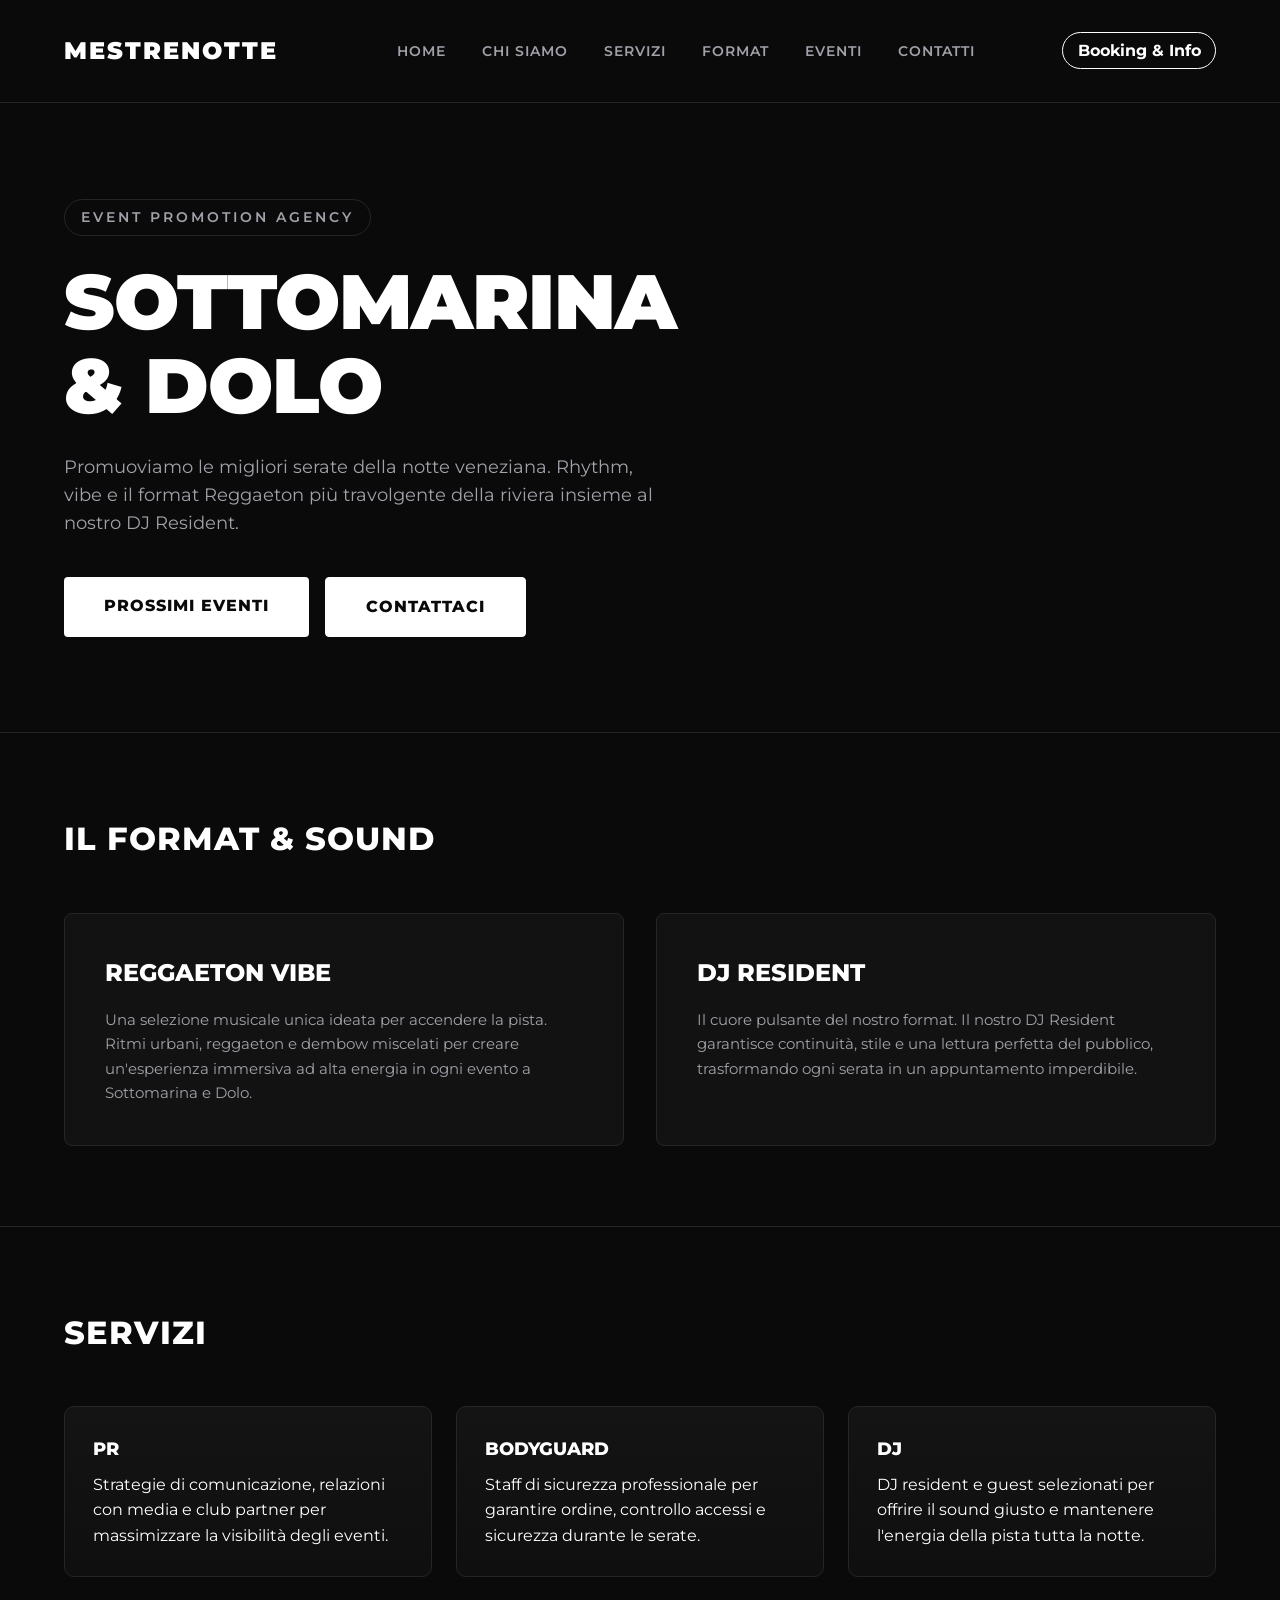
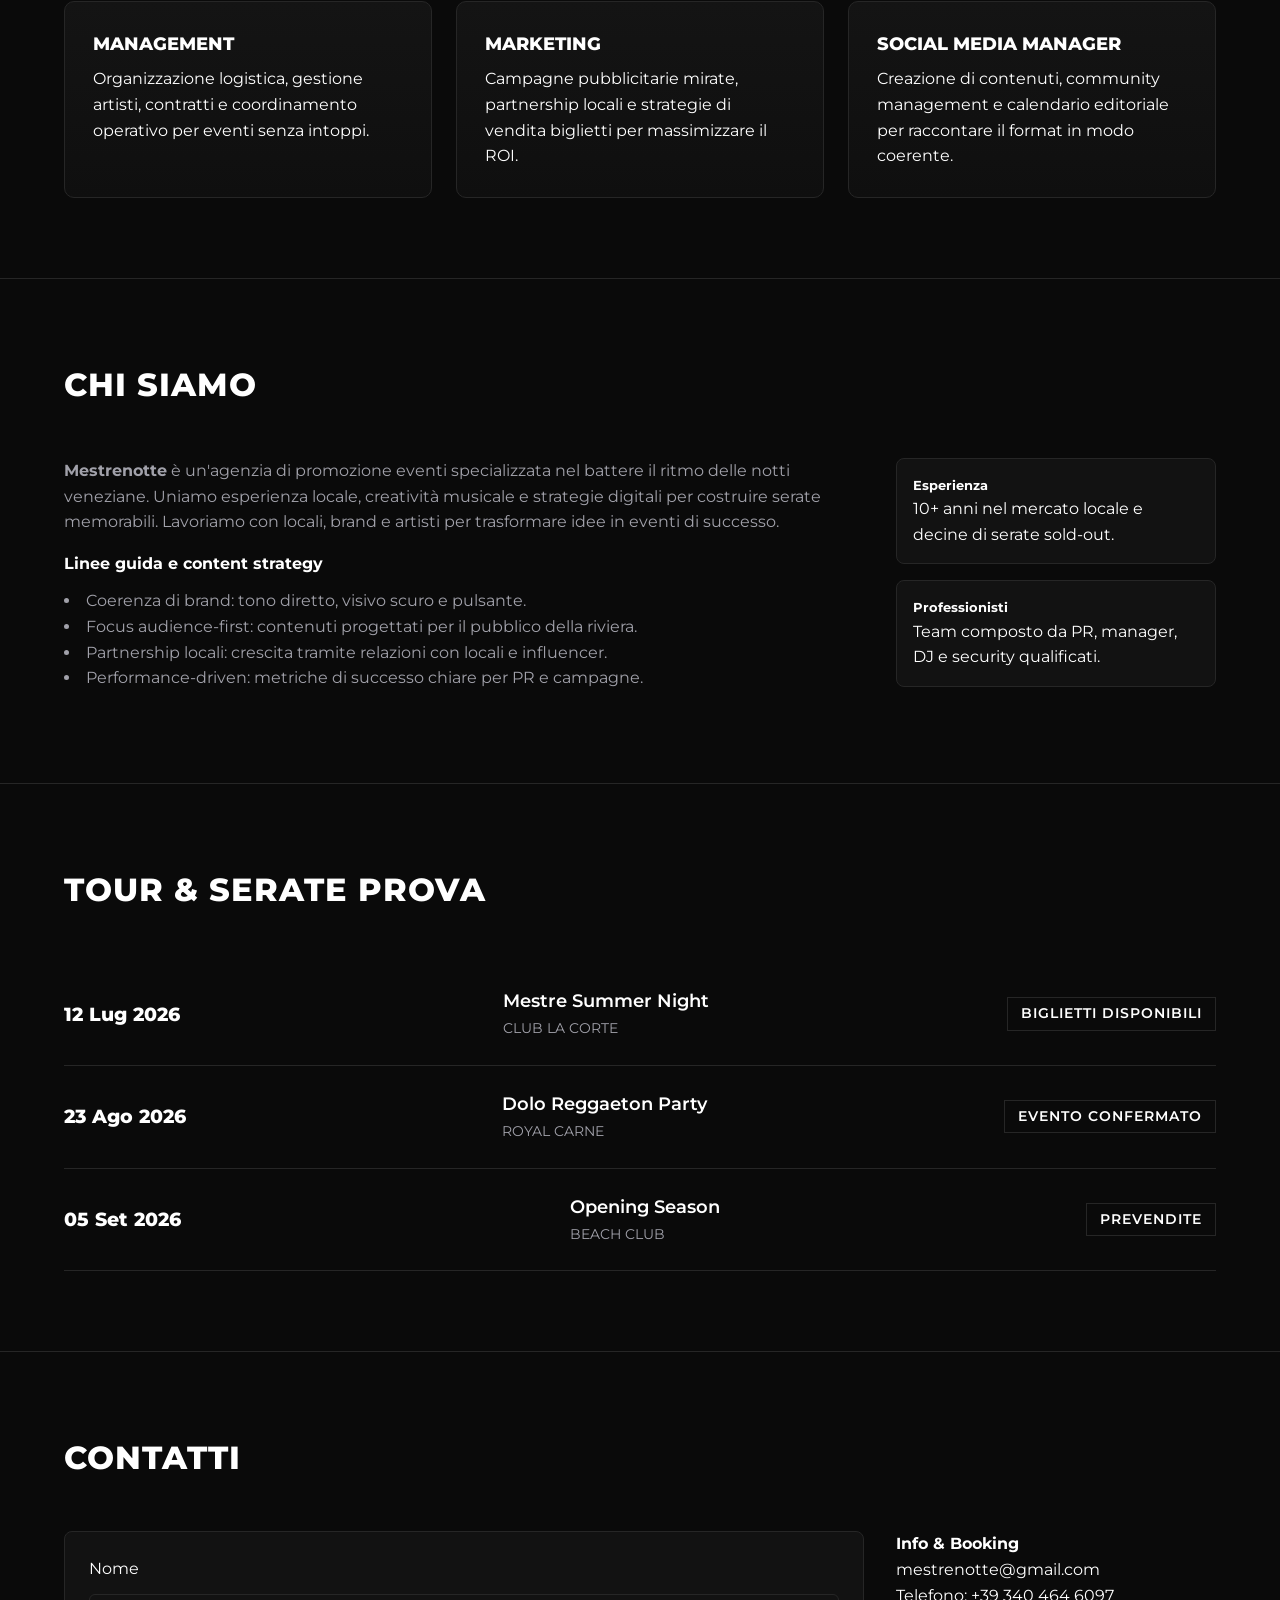
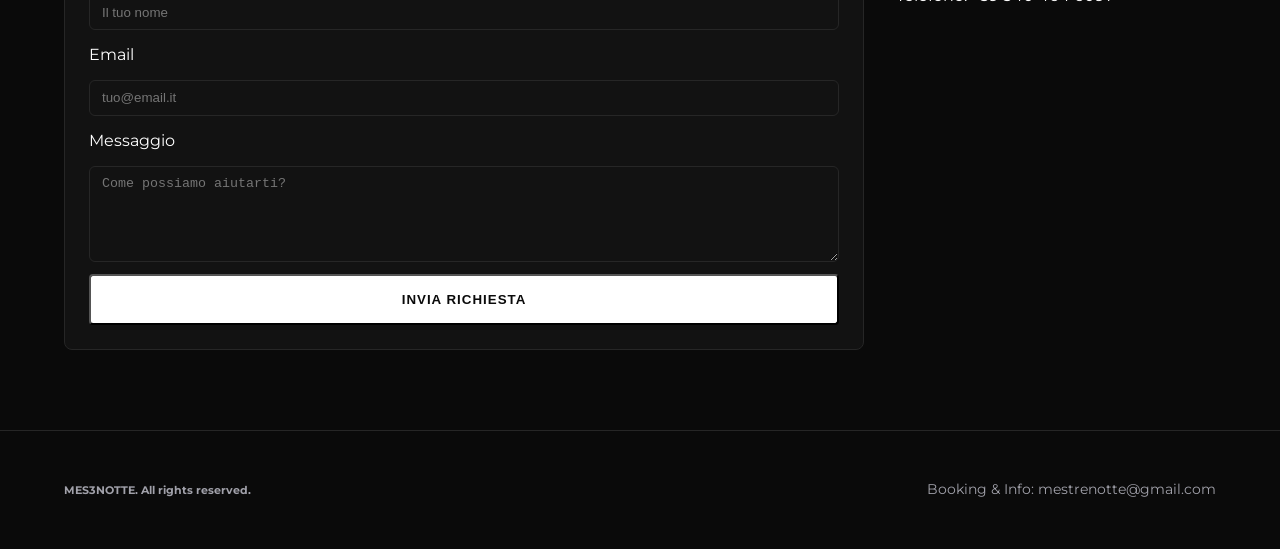
<file: index.html>
<!DOCTYPE html>
<html lang="it">
<head>
    <meta charset="UTF-8">
    <meta name="viewport" content="width=device-width, initial-scale=1.0">
    <title>MESTR3NOTTE</title>
    <meta name="description" content="Mestrenotte — Agenzia di promozione eventi: PR, DJ, Management, Marketing, Bodyguard, Social Media.">
    
    <!-- Google Fonts -->
    <link rel="preconnect" href="https://fonts.googleapis.com">
    <link rel="preconnect" href="https://fonts.gstatic.com" crossorigin>
    <link href="https://fonts.googleapis.com/css2?family=Montserrat:wght@400;600;800;900&display=swap" rel="stylesheet">
    
    <!-- CSS Esterno -->
    <link rel="stylesheet" href="style.css">
</head>
<body>

    <!-- NAVBAR -->
    <header>
        <div class="logo">Mestrenotte</div>
        <nav>
            <a href="index.html">Home</a>
            <a href="about.html">Chi Siamo</a>
            <a href="services.html">Servizi</a>
            <a href="format.html">Format</a>
            <a href="events.html">Eventi</a>
            <a href="contact.html">Contatti</a>
        </nav>
        <div class="header-cta">
            <a class="cta-link" href="mailto:info@mestrenotte.it">Booking & Info</a>
        </div>
    </header>

    <!-- HERO SECTION -->
    <section class="hero">
        <span class="badge">Event Promotion Agency</span>
        <h1>Sottomarina<br>& Dolo</h1>
        <p>Promuoviamo le migliori serate della notte veneziana. Rhythm, vibe e il format Reggaeton più travolgente della riviera insieme al nostro DJ Resident.</p>
        <div class="hero-actions">
            <a href="events.html" class="btn">Prossimi Eventi</a>
            <a href="contact.html" class="btn btn-outline">Contattaci</a>
        </div>
    </section>

    <!-- FORMAT & DJ SECTION -->
    <section id="format">
        <h2 class="section-title">Il Format & Sound</h2>
        <div class="grid-2">
            <div class="card">
                <h3>Reggaeton Vibe</h3>
                <p>Una selezione musicale unica ideata per accendere la pista. Ritmi urbani, reggaeton e dembow miscelati per creare un'esperienza immersiva ad alta energia in ogni evento a Sottomarina e Dolo.</p>
            </div>
            <div class="card">
                <h3>DJ Resident</h3>
                <p>Il cuore pulsante del nostro format. Il nostro DJ Resident garantisce continuità, stile e una lettura perfetta del pubblico, trasformando ogni serata in un appuntamento imperdibile.</p>
            </div>
        </div>
    </section>

    <!-- SERVICES -->
    <section id="services">
        <h2 class="section-title">Servizi</h2>
        <div class="grid-3 services">
            <div class="service-card">
                <h3>PR</h3>
                <p>Strategie di comunicazione, relazioni con media e club partner per massimizzare la visibilità degli eventi.</p>
            </div>
            <div class="service-card">
                <h3>Bodyguard</h3>
                <p>Staff di sicurezza professionale per garantire ordine, controllo accessi e sicurezza durante le serate.</p>
            </div>
            <div class="service-card">
                <h3>DJ</h3>
                <p>DJ resident e guest selezionati per offrire il sound giusto e mantenere l'energia della pista tutta la notte.</p>
            </div>
            <div class="service-card">
                <h3>Management</h3>
                <p>Organizzazione logistica, gestione artisti, contratti e coordinamento operativo per eventi senza intoppi.</p>
            </div>
            <div class="service-card">
                <h3>Marketing</h3>
                <p>Campagne pubblicitarie mirate, partnership locali e strategie di vendita biglietti per massimizzare il ROI.</p>
            </div>
            <div class="service-card">
                <h3>Social Media Manager</h3>
                <p>Creazione di contenuti, community management e calendario editoriale per raccontare il format in modo coerente.</p>
            </div>
        </div>
    </section>

    <!-- ABOUT / CHI SIAMO -->
    <section id="about">
        <h2 class="section-title">Chi Siamo</h2>
        <div class="about-grid">
            <div class="about-text">
                <p><strong>Mestrenotte</strong> è un'agenzia di promozione eventi specializzata nel battere il ritmo delle notti veneziane. Uniamo esperienza locale, creatività musicale e strategie digitali per costruire serate memorabili. Lavoriamo con locali, brand e artisti per trasformare idee in eventi di successo.</p>
                <h4>Linee guida e content strategy</h4>
                <ul>
                    <li>Coerenza di brand: tono diretto, visivo scuro e pulsante.</li>
                    <li>Focus audience-first: contenuti progettati per il pubblico della riviera.</li>
                    <li>Partnership locali: crescita tramite relazioni con locali e influencer.</li>
                    <li>Performance-driven: metriche di successo chiare per PR e campagne.</li>
                </ul>
            </div>
            <div class="about-highlights">
                <div class="highlight">
                    <h5>Esperienza</h5>
                    <p>10+ anni nel mercato locale e decine di serate sold-out.</p>
                </div>
                <div class="highlight">
                    <h5>Professionisti</h5>
                    <p>Team composto da PR, manager, DJ e security qualificati.</p>
                </div>
            </div>
        </div>
    </section>

    <!-- EVENTS LIST -->
    <section id="events">
        <h2 class="section-title">Tour & Serate PROVA</h2>
        <div class="events-list">
        </div>
    </section>

    <!-- CONTACT -->
    <section id="contact">
        <h2 class="section-title">Contatti</h2>
        <div class="contact-grid">
            <form id="contact-form" class="contact-form">
                <label>Nome</label>
                <input type="text" name="name" placeholder="Il tuo nome" required>
                <label>Email</label>
                <input type="email" name="email" placeholder="tuo@email.it" required>
                <label>Messaggio</label>
                <textarea name="message" rows="5" placeholder="Come possiamo aiutarti?" required></textarea>
                <button type="submit" class="btn">Invia richiesta</button>
            </form>
            <div class="contact-info">
                <h4>Info & Booking</h4>
                <p><a href="mailto:mestrenotte@gmail.com">mestrenotte@gmail.com</a></p>
                <p>Telefono: +39 340 464 6097</p>
            </div>
        </div>
    </section>

    <!-- FOOTER -->
    <footer>
        <div class ="footer">
            <h5>MES3NOTTE. All rights reserved.</h5>
        </div>
        <div>
            Booking & Info: mestrenotte@gmail.com
        </div>
    </footer>

    <!-- JavaScript Esterno -->
    <script src="script.js"></script>
</body>
</html>
</file>
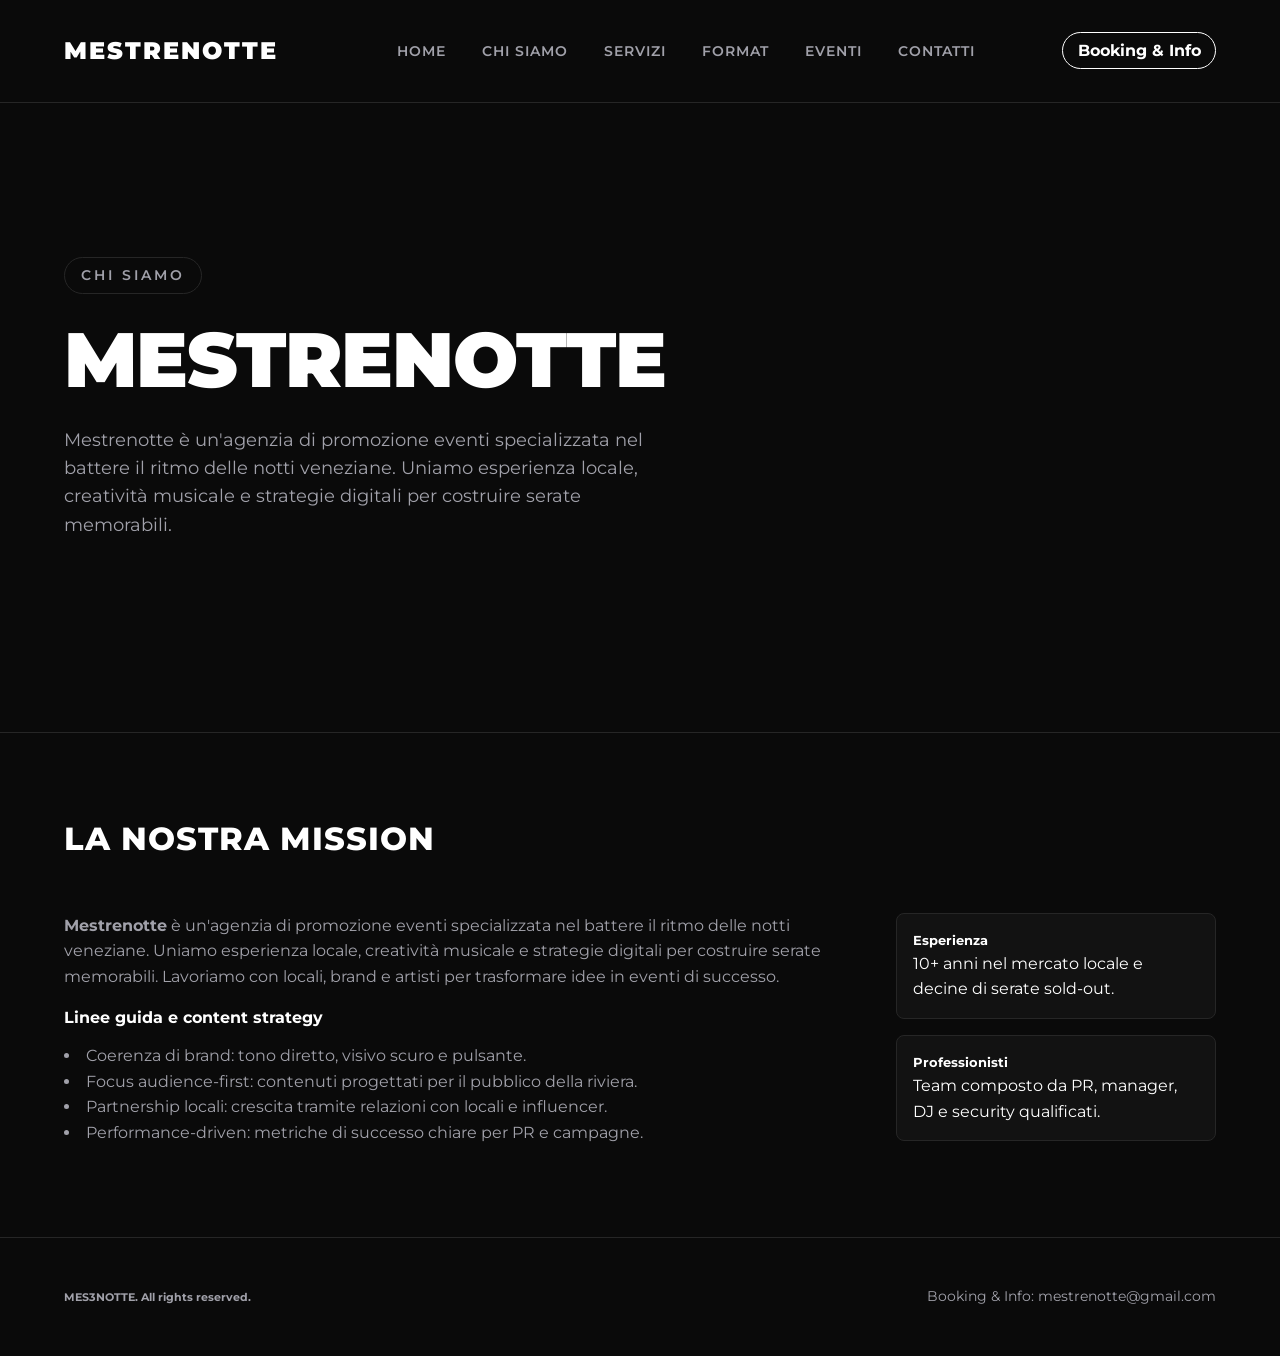
<file: about.html>
<!DOCTYPE html>
<html lang="it">
<head>
    <meta charset="UTF-8">
    <meta name="viewport" content="width=device-width, initial-scale=1.0">
    <title>Chi Siamo — Mestrenotte</title>
    <link rel="preconnect" href="https://fonts.googleapis.com">
    <link rel="preconnect" href="https://fonts.gstatic.com" crossorigin>
    <link href="https://fonts.googleapis.com/css2?family=Montserrat:wght@400;600;800;900&display=swap" rel="stylesheet">
    <link rel="stylesheet" href="style.css">
</head>
<body>
    <header>
        <div class="logo">Mestrenotte</div>
        <nav>
            <a href="index.html">Home</a>
            <a href="about.html">Chi Siamo</a>
            <a href="services.html">Servizi</a>
            <a href="format.html">Format</a>
            <a href="events.html">Eventi</a>
            <a href="contact.html">Contatti</a>
        </nav>
        <div class="header-cta">
            <a class="cta-link" href="mailto:info@mestrenotte.it">Booking & Info</a>
        </div>
    </header>

    <section class="hero">
        <span class="badge">Chi Siamo</span>
        <h1>Mestrenotte</h1>
        <p>Mestrenotte è un'agenzia di promozione eventi specializzata nel battere il ritmo delle notti veneziane. Uniamo esperienza locale, creatività musicale e strategie digitali per costruire serate memorabili.</p>
    </section>

    <section>
        <h2 class="section-title">La nostra mission</h2>
        <div class="about-grid">
            <div class="about-text">
                <p><strong>Mestrenotte</strong> è un'agenzia di promozione eventi specializzata nel battere il ritmo delle notti veneziane. Uniamo esperienza locale, creatività musicale e strategie digitali per costruire serate memorabili. Lavoriamo con locali, brand e artisti per trasformare idee in eventi di successo.</p>
                <h4>Linee guida e content strategy</h4>
                <ul>
                    <li>Coerenza di brand: tono diretto, visivo scuro e pulsante.</li>
                    <li>Focus audience-first: contenuti progettati per il pubblico della riviera.</li>
                    <li>Partnership locali: crescita tramite relazioni con locali e influencer.</li>
                    <li>Performance-driven: metriche di successo chiare per PR e campagne.</li>
                </ul>
            </div>
            <div class="about-highlights">
                <div class="highlight">
                    <h5>Esperienza</h5>
                    <p>10+ anni nel mercato locale e decine di serate sold-out.</p>
                </div>
                <div class="highlight">
                    <h5>Professionisti</h5>
                    <p>Team composto da PR, manager, DJ e security qualificati.</p>
                </div>
            </div>
        </div>
    </section>

    <footer>
        <div class ="footer">
            <h5>MES3NOTTE. All rights reserved.</h5>
        </div>
        <div>
           Booking & Info: mestrenotte@gmail.com
        </div>
    </footer>

    <script src="script.js"></script>
</body>
</html>
</file>
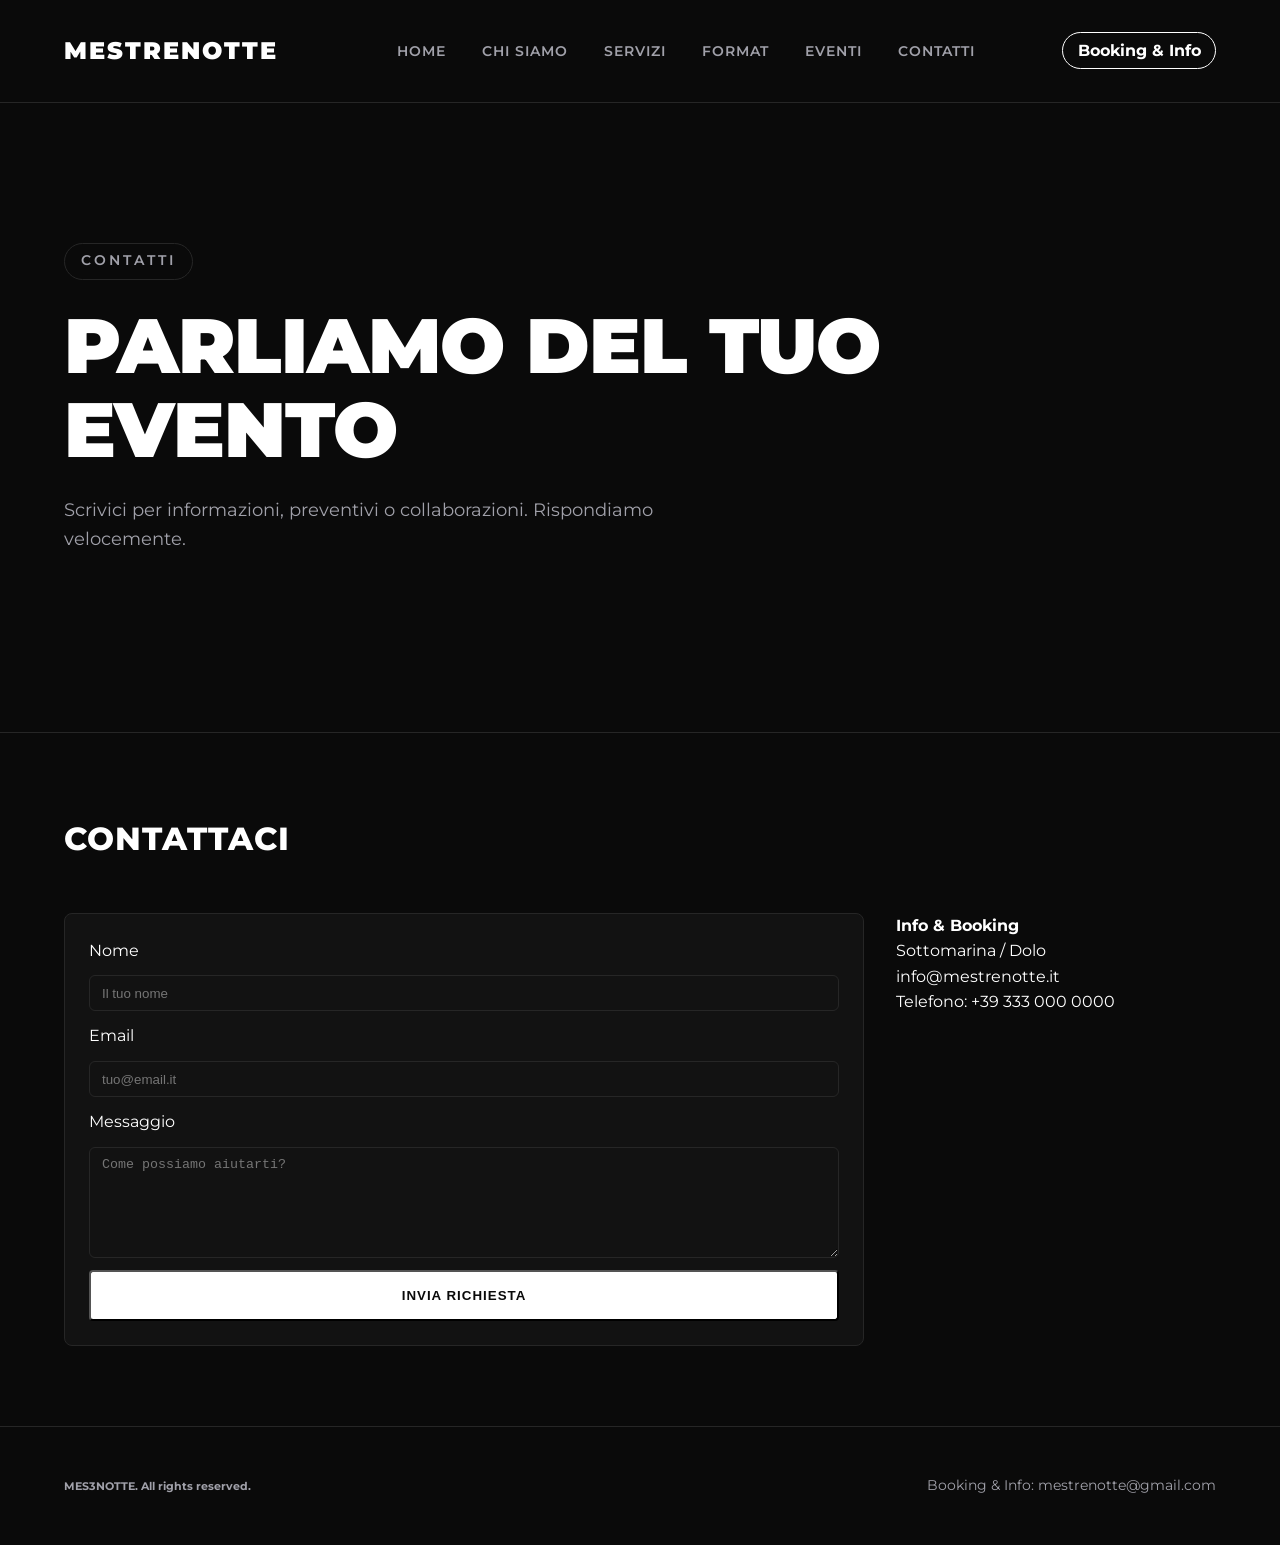
<file: contact.html>
<!DOCTYPE html>
<html lang="it">
<head>
    <meta charset="UTF-8">
    <meta name="viewport" content="width=device-width, initial-scale=1.0">
    <title>Contatti — Mestrenotte</title>
    <link rel="preconnect" href="https://fonts.googleapis.com">
    <link rel="preconnect" href="https://fonts.gstatic.com" crossorigin>
    <link href="https://fonts.googleapis.com/css2?family=Montserrat:wght@400;600;800;900&display=swap" rel="stylesheet">
    <link rel="stylesheet" href="style.css">
</head>
<body>
    <header>
        <div class="logo">Mestrenotte</div>
        <nav>
            <a href="index.html">Home</a>
            <a href="about.html">Chi Siamo</a>
            <a href="services.html">Servizi</a>
            <a href="format.html">Format</a>
            <a href="events.html">Eventi</a>
            <a href="contact.html">Contatti</a>
        </nav>
        <div class="header-cta">
            <a class="cta-link" href="mailto:info@mestrenotte.it">Booking & Info</a>
        </div>
    </header>

    <section class="hero">
        <span class="badge">Contatti</span>
        <h1>Parliamo del tuo evento</h1>
        <p>Scrivici per informazioni, preventivi o collaborazioni. Rispondiamo velocemente.</p>
    </section>

    <section>
        <h2 class="section-title">Contattaci</h2>
        <div class="contact-grid">
            <form id="contact-form" class="contact-form">
                <label>Nome</label>
                <input type="text" name="name" placeholder="Il tuo nome" required>
                <label>Email</label>
                <input type="email" name="email" placeholder="tuo@email.it" required>
                <label>Messaggio</label>
                <textarea name="message" rows="6" placeholder="Come possiamo aiutarti?" required></textarea>
                <button type="submit" class="btn">Invia richiesta</button>
            </form>
            <div class="contact-info">
                <h4>Info & Booking</h4>
                <p>Sottomarina / Dolo</p>
                <p><a href="mailto:info@mestrenotte.it">info@mestrenotte.it</a></p>
                <p>Telefono: +39 333 000 0000</p>
            </div>
        </div>
    </section>

    <footer>
        <div class ="footer">
            <h5>MES3NOTTE. All rights reserved.</h5>
        </div>
        <div>
           Booking & Info: mestrenotte@gmail.com
        </div>
    </footer>

    <script src="script.js"></script>
</body>
</html>
</file>
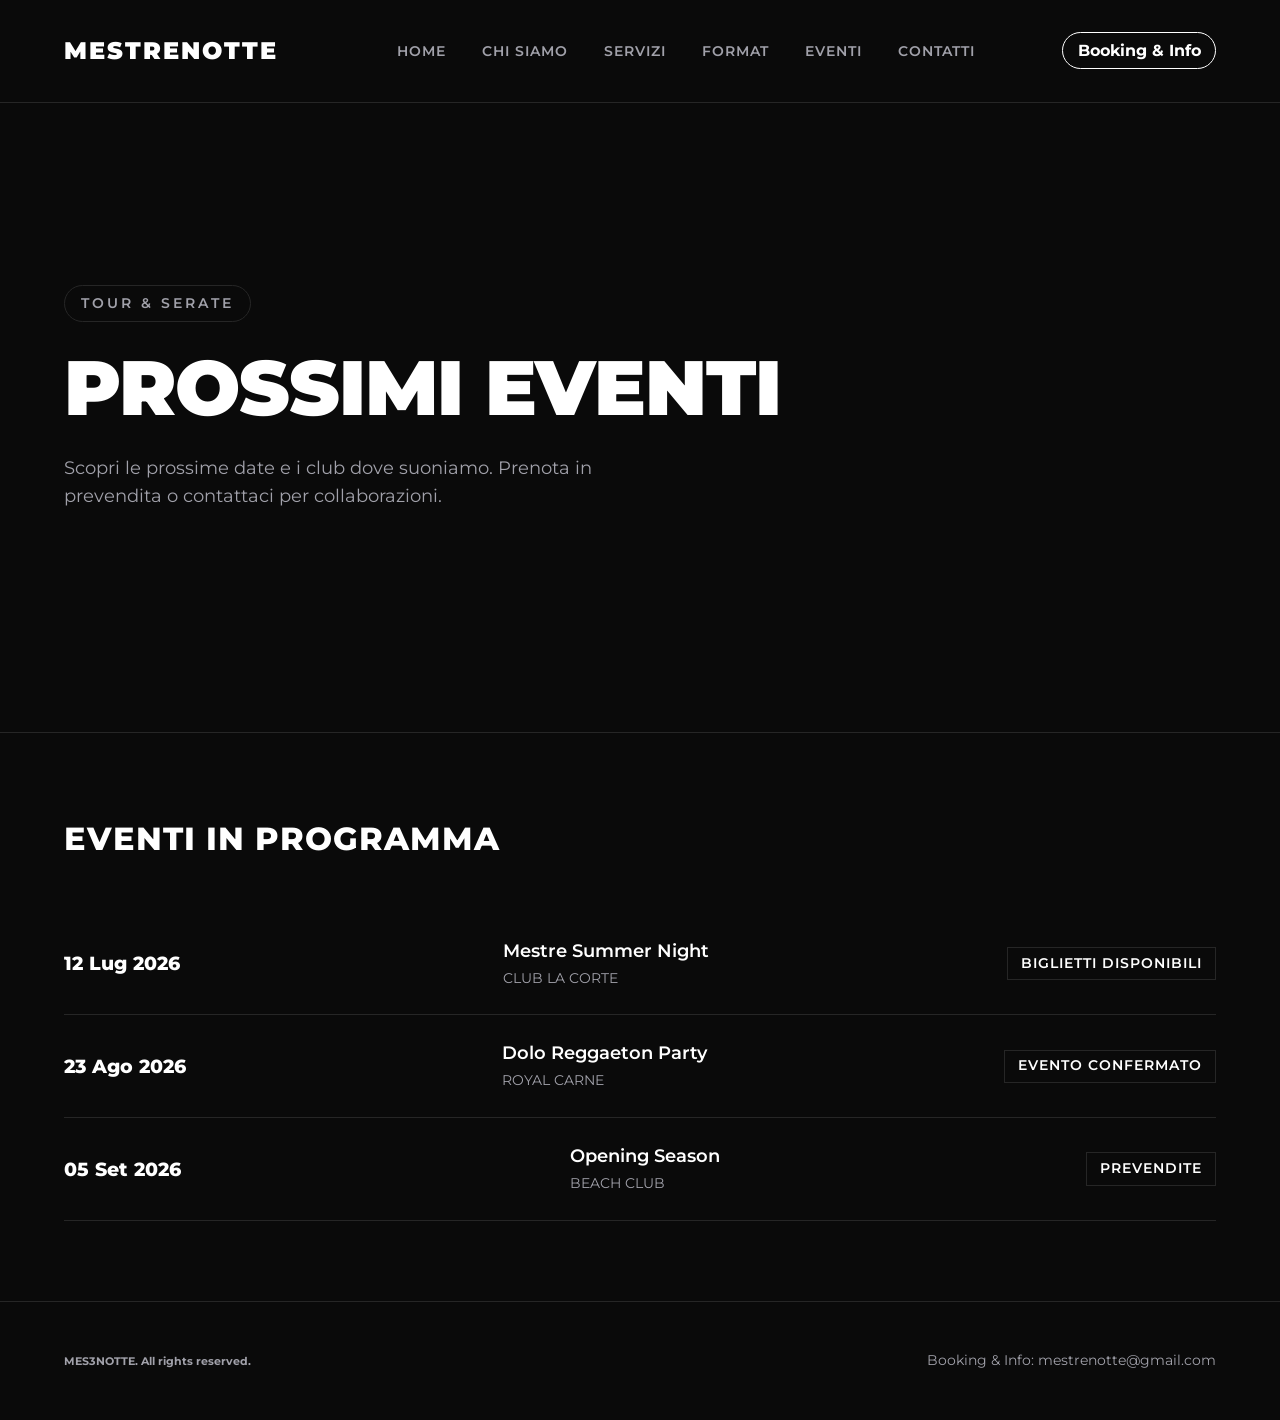
<file: events.html>
<!DOCTYPE html>
<html lang="it">
<head>
    <meta charset="UTF-8">
    <meta name="viewport" content="width=device-width, initial-scale=1.0">
    <title>Eventi — Mestrenotte</title>
    <link rel="preconnect" href="https://fonts.googleapis.com">
    <link rel="preconnect" href="https://fonts.gstatic.com" crossorigin>
    <link href="https://fonts.googleapis.com/css2?family=Montserrat:wght@400;600;800;900&display=swap" rel="stylesheet">
    <link rel="stylesheet" href="style.css">
</head>
<body>
    <header>
        <div class="logo">Mestrenotte</div>
        <nav>
            <a href="index.html">Home</a>
            <a href="about.html">Chi Siamo</a>
            <a href="services.html">Servizi</a>
            <a href="format.html">Format</a>
            <a href="events.html">Eventi</a>
            <a href="contact.html">Contatti</a>
        </nav>
        <div class="header-cta">
            <a class="cta-link" href="mailto:info@mestrenotte.it">Booking & Info</a>
        </div>
    </header>

    <section class="hero">
        <span class="badge">Tour & Serate</span>
        <h1>Prossimi Eventi</h1>
        <p>Scopri le prossime date e i club dove suoniamo. Prenota in prevendita o contattaci per collaborazioni.</p>
    </section>

    <section>
        <h2 class="section-title">Eventi in programma</h2>
        <div class="events-list">
            <!-- eventi popolati via script.js -->
        </div>
    </section>

    <footer>
        <div class ="footer">
            <h5>MES3NOTTE. All rights reserved.</h5>
        </div>
        <div>
           Booking & Info: mestrenotte@gmail.com
        </div>
    </footer>

    <script src="script.js"></script>
</body>
</html>
</file>
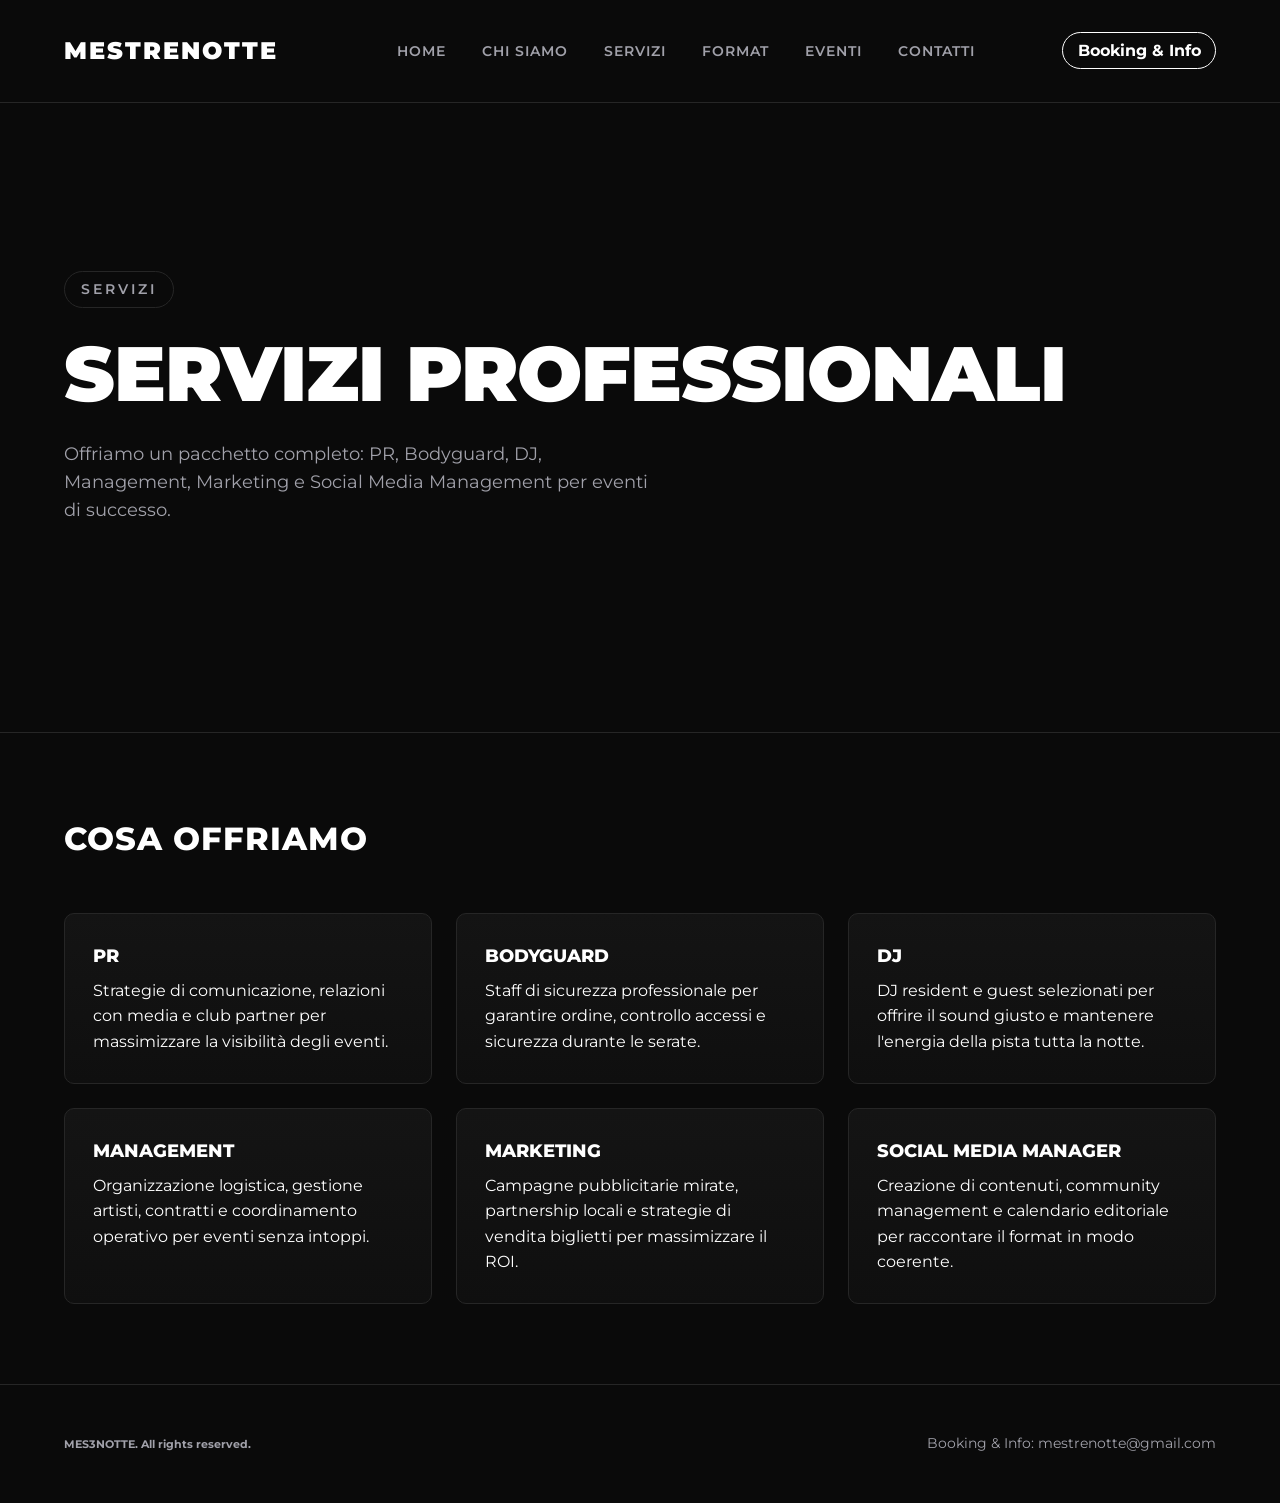
<file: services.html>
<!DOCTYPE html>
<html lang="it">
<head>
    <meta charset="UTF-8">
    <meta name="viewport" content="width=device-width, initial-scale=1.0">
    <title>Servizi — Mestrenotte</title>
    <link rel="preconnect" href="https://fonts.googleapis.com">
    <link rel="preconnect" href="https://fonts.gstatic.com" crossorigin>
    <link href="https://fonts.googleapis.com/css2?family=Montserrat:wght@400;600;800;900&display=swap" rel="stylesheet">
    <link rel="stylesheet" href="style.css">
</head>
<body>
    <header>
        <div class="logo">Mestrenotte</div>
        <nav>
            <a href="index.html">Home</a>
            <a href="about.html">Chi Siamo</a>
            <a href="services.html">Servizi</a>
            <a href="format.html">Format</a>
            <a href="events.html">Eventi</a>
            <a href="contact.html">Contatti</a>
        </nav>
        <div class="header-cta">
            <a class="cta-link" href="mailto:info@mestrenotte.it">Booking & Info</a>
        </div>
    </header>

    <section class="hero">
        <span class="badge">Servizi</span>
        <h1>Servizi Professionali</h1>
        <p>Offriamo un pacchetto completo: PR, Bodyguard, DJ, Management, Marketing e Social Media Management per eventi di successo.</p>
    </section>

    <section>
        <h2 class="section-title">Cosa Offriamo</h2>
        <div class="grid-3 services">
            <div class="service-card">
                <h3>PR</h3>
                <p>Strategie di comunicazione, relazioni con media e club partner per massimizzare la visibilità degli eventi.</p>
            </div>
            <div class="service-card">
                <h3>Bodyguard</h3>
                <p>Staff di sicurezza professionale per garantire ordine, controllo accessi e sicurezza durante le serate.</p>
            </div>
            <div class="service-card">
                <h3>DJ</h3>
                <p>DJ resident e guest selezionati per offrire il sound giusto e mantenere l'energia della pista tutta la notte.</p>
            </div>
            <div class="service-card">
                <h3>Management</h3>
                <p>Organizzazione logistica, gestione artisti, contratti e coordinamento operativo per eventi senza intoppi.</p>
            </div>
            <div class="service-card">
                <h3>Marketing</h3>
                <p>Campagne pubblicitarie mirate, partnership locali e strategie di vendita biglietti per massimizzare il ROI.</p>
            </div>
            <div class="service-card">
                <h3>Social Media Manager</h3>
                <p>Creazione di contenuti, community management e calendario editoriale per raccontare il format in modo coerente.</p>
            </div>
        </div>
    </section>

    <footer>
        <div class ="footer">
            <h5>MES3NOTTE. All rights reserved.</h5>
        </div>
        <div>
            Booking & Info: mestrenotte@gmail.com
        </div>
    </footer>

    <script src="script.js"></script>
</body>
</html>
</file>
<file: style.css>
/* CSS RESET & VARIABLES */
* {
    margin: 0;
    padding: 0;
    box-sizing: border-box;
}

:root {
    --bg-color: #0a0a0a;
    --surface-color: #121212;
    --border-color: #262626;
    --text-primary: #ffffff;
    --text-secondary: #a1a1aa;
    --font-main: 'Montserrat', sans-serif;
}

body {
    background-color: var(--bg-color);
    color: var(--text-primary);
    font-family: var(--font-main);
    line-height: 1.6;
    -webkit-font-smoothing: antialiased;
}

/* Helpers */
.grid-3 {
    display: grid;
    grid-template-columns: repeat(3, 1fr);
    gap: 1.5rem;
}

.services {
    align-items: stretch;
}

.service-card {
    background: linear-gradient(180deg, #141414 0%, #0f0f0f 100%);
    border: 1px solid var(--border-color);
    padding: 1.75rem;
    border-radius: 10px;
    min-height: 140px;
}

.service-card h3 {
    margin-bottom: 0.5rem;
    font-size: 1.1rem;
    font-weight: 800;
    text-transform: uppercase;
}

.about-grid {
    display: grid;
    grid-template-columns: 1fr 320px;
    gap: 2rem;
    align-items: start;
}

.about-text p {
    color: var(--text-secondary);
    margin-bottom: 1rem;
}

.about-text ul {
    margin-top: 0.75rem;
    color: var(--text-secondary);
    list-style: disc inside;
}

.about-highlights .highlight {
    background-color: var(--surface-color);
    border: 1px solid var(--border-color);
    padding: 1rem;
    border-radius: 8px;
    margin-bottom: 1rem;
}

.header-cta .cta-link {
    background: transparent;
    color: var(--text-primary);
    border: 1px solid var(--text-primary);
    padding: 0.5rem 0.9rem;
    border-radius: 20px;
    text-decoration: none;
    font-weight: 700;
}

.hero-actions { display:flex; gap:1rem; }
.btn-outline { background: transparent; border:1px solid var(--text-primary); color:var(--text-primary); }

/* Bombon logo */
.bombon {
    display: flex;
    align-items: center;
    gap: 1rem;
    margin-top: 1.25rem;
}

.bombon-logo {
    width: 120px;
    height: auto;
    border-radius: 8px;
    box-shadow: 0 6px 18px rgba(0,0,0,0.6);
    background: white;
    padding: 6px;
}

.bombon-caption h3 { margin: 0 0 0.25rem 0; font-size: 1rem; }
.bombon-caption p { margin: 0; color: var(--text-secondary); font-size: 0.95rem; }

/* Contact */
.contact-grid {
    display: grid;
    grid-template-columns: 1fr 320px;
    gap: 2rem;
    align-items: start;
}

.contact-form {
    background-color: var(--surface-color);
    padding: 1.5rem;
    border-radius: 8px;
    border: 1px solid var(--border-color);
    display: flex;
    flex-direction: column;
    gap: 0.75rem;
}

.contact-form input,
.contact-form textarea {
    background: transparent;
    border: 1px solid var(--border-color);
    color: var(--text-primary);
    padding: 0.6rem 0.75rem;
    border-radius: 6px;
}

.contact-info a { color: var(--text-primary); text-decoration: none; }

/* HEADER & NAV */
header {
    display: flex;
    justify-content: space-between;
    align-items: center;
    padding: 2rem 5%;
    border-bottom: 1px solid var(--border-color);
}

.logo {
    font-size: 1.5rem;
    font-weight: 900;
    letter-spacing: 2px;
    text-transform: uppercase;
}

nav a {
    color: var(--text-secondary);
    text-decoration: none;
    margin-left: 2rem;
    font-size: 0.9rem;
    font-weight: 600;
    text-transform: uppercase;
    letter-spacing: 1px;
    transition: color 0.3s ease;
}

nav a:hover {
    color: var(--text-primary);
}

/* HERO SECTION */
.hero {
    min-height: 70vh;
    display: flex;
    flex-direction: column;
    justify-content: center;
    align-items: flex-start;
    padding: 0 5%;
    border-bottom: 1px solid var(--border-color);
}

.hero span.badge {
    font-size: 0.85rem;
    font-weight: 600;
    letter-spacing: 3px;
    text-transform: uppercase;
    color: var(--text-secondary);
    margin-bottom: 1.5rem;
    display: inline-block;
    border: 1px solid var(--border-color);
    padding: 0.4rem 1rem;
    border-radius: 50px;
}

.hero h1 {
    font-size: clamp(2.5rem, 6vw, 5.5rem);
    font-weight: 900;
    line-height: 1.1;
    text-transform: uppercase;
    letter-spacing: -1px;
    margin-bottom: 1.5rem;
}

.hero p {
    max-width: 600px;
    color: var(--text-secondary);
    font-size: 1.1rem;
    margin-bottom: 2.5rem;
}

.btn {
    display: inline-block;
    background-color: var(--text-primary);
    color: var(--bg-color);
    padding: 1rem 2.5rem;
    font-weight: 800;
    text-decoration: none;
    text-transform: uppercase;
    letter-spacing: 1px;
    border-radius: 4px;
    transition: opacity 0.3s ease;
}

.btn:hover {
    opacity: 0.85;
}

/* SECTIONS GENERAL */
section {
    padding: 5rem 5%;
    border-bottom: 1px solid var(--border-color);
}

.section-title {
    font-size: 2rem;
    font-weight: 800;
    text-transform: uppercase;
    margin-bottom: 3rem;
    letter-spacing: 1px;
}

/* FORMAT & DJ SECTION */
.grid-2 {
    display: grid;
    grid-template-columns: repeat(auto-fit, minmax(300px, 1fr));
    gap: 2rem;
}

.card {
    background-color: var(--surface-color);
    border: 1px solid var(--border-color);
    padding: 2.5rem;
    border-radius: 8px;
}

.card h3 {
    font-size: 1.5rem;
    font-weight: 800;
    margin-bottom: 1rem;
    text-transform: uppercase;
}

.card p {
    color: var(--text-secondary);
    font-size: 0.95rem;
}

/* EVENTS SECTION */
.event-item {
    display: flex;
    justify-content: space-between;
    align-items: center;
    padding: 1.5rem 0;
    border-bottom: 1px solid var(--border-color);
    flex-wrap: wrap;
    gap: 1rem;
}

.event-date {
    font-weight: 800;
    font-size: 1.2rem;
    min-width: 140px;
}

.event-details h4 {
    font-size: 1.1rem;
    font-weight: 600;
}

.event-details span {
    color: var(--text-secondary);
    font-size: 0.85rem;
    text-transform: uppercase;
}

.event-status {
    font-size: 0.85rem;
    font-weight: 600;
    text-transform: uppercase;
    letter-spacing: 1px;
    border: 1px solid var(--border-color);
    padding: 0.3rem 0.8rem;
}

/* FOOTER */
footer {
    padding: 3rem 5%;
    display: flex;
    justify-content: space-between;
    align-items: center;
    color: var(--text-secondary);
    font-size: 0.85rem;
    flex-wrap: wrap;
    gap: 1rem;
}

@media (max-width: 768px) {
    header nav {
        display: none;
    }
    .event-item {
        flex-direction: column;
        align-items: flex-start;
    }
    .grid-3 { grid-template-columns: 1fr; }
    .about-grid { grid-template-columns: 1fr; }
}
</file>
